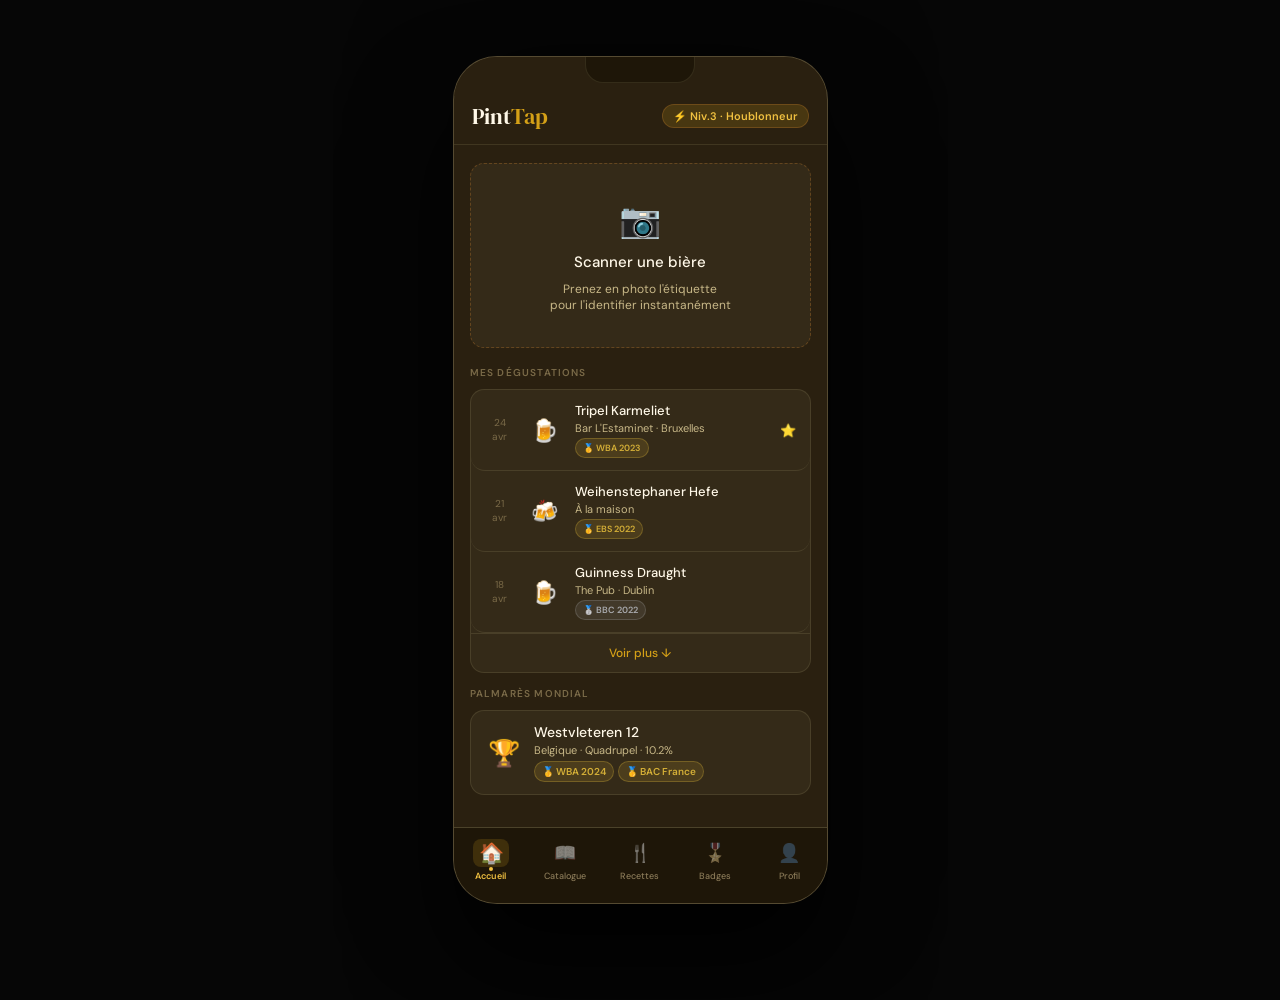
<file: index.html>
<!DOCTYPE html>
<html lang="fr">
<head>
<meta charset="UTF-8">
<meta name="viewport" content="width=device-width, initial-scale=1.0">
<title>PintTap — Prototype v4</title>
<link href="https://fonts.googleapis.com/css2?family=DM+Sans:ital,wght@0,400;0,500;0,600;1,400&family=DM+Serif+Display:ital@0;1&display=swap" rel="stylesheet">
<link rel="stylesheet" href="css/style.css">
<link rel="manifest" href="manifest.json">
<meta name="theme-color" content="#2a2010">
</head>
<input type="file" id="camera-input" accept="image/*" style="display:none" onchange="handlePhotoSelected(event)">
<body>
<div class="phone" id="phone">
  <div class="notch"></div>

  <!-- ════════════ HOME ════════════ -->
  <div id="s-home" class="screen active">
    <!-- Foam cloud -->
    <div class="foam-cloud">
      <svg viewBox="0 0 375 56" xmlns="http://www.w3.org/2000/svg" preserveAspectRatio="none">
        <ellipse cx="40" cy="52" rx="48" ry="22" fill="var(--foam-c)"/>
        <ellipse cx="90" cy="44" rx="38" ry="26" fill="var(--foam-c2)"/>
        <ellipse cx="140" cy="50" rx="44" ry="20" fill="var(--foam-c)"/>
        <ellipse cx="188" cy="42" rx="42" ry="28" fill="var(--foam-c2)"/>
        <ellipse cx="240" cy="50" rx="40" ry="20" fill="var(--foam-c)"/>
        <ellipse cx="292" cy="43" rx="38" ry="26" fill="var(--foam-c2)"/>
        <ellipse cx="342" cy="50" rx="44" ry="22" fill="var(--foam-c)"/>
        <rect x="0" y="46" width="375" height="10" fill="var(--foam-c2)"/>
      </svg>
    </div>
    <div class="header">
      <div class="logo">Pint<span>Tap</span></div>
      <div class="header-right"><div class="level-badge">⚡ Niv.3 · Houblonneur</div></div>
    </div>
    <div class="content">
      <div class="scan-area" onclick="go('s-scanning')" style="margin-top:4px;">
        <div style="font-size:34px;">📷</div>
        <div style="font-size:15px;font-weight:500;color:var(--text);">Scanner une bière</div>
        <div style="font-size:12px;color:var(--text2);text-align:center;">Prenez en photo l'étiquette<br>pour l'identifier instantanément</div>
      </div>

      <!-- MERGED: Dégustations + Historique -->
      <div class="stitle">Mes dégustations</div>
      <div style="background:var(--bg2);border-radius:var(--r);border:0.5px solid var(--border);">
        <div class="beer-row" onclick="go('s-result')" style="border-bottom:0.5px solid var(--border);">
          <div style="font-size:10px;color:var(--text3);width:30px;text-align:center;line-height:1.4;flex-shrink:0;">24<br>avr</div>
          <div class="beer-emoji" style="font-size:22px;">🍺</div>
          <div style="flex:1;"><div class="beer-name" style="font-size:13px;">Tripel Karmeliet</div><div class="beer-meta">Bar L'Estaminet · Bruxelles</div>
          <div style="margin-top:3px;" class="medals"><span class="medal gold" style="font-size:9px;">🥇 WBA 2023</span></div></div>
          <span style="font-size:13px;">⭐</span>
        </div>
        <div class="beer-row" style="border-bottom:0.5px solid var(--border);">
          <div style="font-size:10px;color:var(--text3);width:30px;text-align:center;line-height:1.4;flex-shrink:0;">21<br>avr</div>
          <div class="beer-emoji" style="font-size:22px;">🍻</div>
          <div style="flex:1;"><div class="beer-name" style="font-size:13px;">Weihenstephaner Hefe</div><div class="beer-meta">À la maison</div>
          <div style="margin-top:3px;" class="medals"><span class="medal gold" style="font-size:9px;">🥇 EBS 2022</span></div></div>
        </div>
        <div class="beer-row" style="border-bottom:0.5px solid var(--border);">
          <div style="font-size:10px;color:var(--text3);width:30px;text-align:center;line-height:1.4;flex-shrink:0;">18<br>avr</div>
          <div class="beer-emoji" style="font-size:22px;">🍺</div>
          <div style="flex:1;"><div class="beer-name" style="font-size:13px;">Guinness Draught</div><div class="beer-meta">The Pub · Dublin</div>
          <div style="margin-top:3px;" class="medals"><span class="medal silver" style="font-size:9px;">🥈 BBC 2022</span></div></div>
        </div>
        <div id="hist-more" style="display:none;">
          <div class="beer-row" style="border-bottom:0.5px solid var(--border);">
            <div style="font-size:10px;color:var(--text3);width:30px;text-align:center;line-height:1.4;flex-shrink:0;">15<br>avr</div>
            <div class="beer-emoji" style="font-size:22px;">🍺</div>
            <div style="flex:1;"><div class="beer-name" style="font-size:13px;">Duvel</div><div class="beer-meta">Dîner chez des amis</div></div>
            <span style="font-size:13px;">⭐</span>
          </div>
          <div class="beer-row" style="border-bottom:0.5px solid var(--border);">
            <div style="font-size:10px;color:var(--text3);width:30px;text-align:center;line-height:1.4;flex-shrink:0;">12<br>avr</div>
            <div class="beer-emoji" style="font-size:22px;">🍻</div>
            <div style="flex:1;"><div class="beer-name" style="font-size:13px;">Leffe Blonde</div><div class="beer-meta">Brasserie du Centre · Lyon</div></div>
          </div>
          <div class="beer-row">
            <div style="font-size:10px;color:var(--text3);width:30px;text-align:center;line-height:1.4;flex-shrink:0;">8<br>avr</div>
            <div class="beer-emoji" style="font-size:22px;">🍺</div>
            <div style="flex:1;"><div class="beer-name" style="font-size:13px;">Chimay Bleue</div><div class="beer-meta">Cave à bières · Marseille</div></div>
          </div>
        </div>
        <div class="voir-plus" id="hist-btn" onclick="toggleHist()">Voir plus ↓</div>
      </div>

      <div class="stitle" style="margin-top:14px;">Palmarès mondial</div>
      <div class="card">
        <div class="beer-row">
          <div class="beer-emoji">🏆</div>
          <div style="flex:1;"><div class="beer-name">Westvleteren 12</div><div class="beer-meta">Belgique · Quadrupel · 10.2%</div>
          <div style="margin-top:4px;" class="medals"><span class="medal gold">🥇 WBA 2024</span><span class="medal gold">🥇 BAC France</span></div></div>
        </div>
      </div>
      <div class="spacer"></div>
    </div>
    <div class="nav-bar">
      <button class="nav-item active" onclick="go('s-home')"><div class="nav-icon-wrap"><span class="nav-icon">🏠</span></div><span class="nav-label">Accueil</span></button>
      <button class="nav-item" onclick="go('s-catalogue')"><div class="nav-icon-wrap"><span class="nav-icon">📖</span></div><span class="nav-label">Catalogue</span></button>
      <button class="nav-item" onclick="go('s-community')"><div class="nav-icon-wrap"><span class="nav-icon">🍴</span></div><span class="nav-label">Recettes</span></button>
      <button class="nav-item" onclick="go('s-badges')"><div class="nav-icon-wrap"><span class="nav-icon">🎖️</span></div><span class="nav-label">Badges</span></button>
      <button class="nav-item" onclick="go('s-profile')"><div class="nav-icon-wrap"><span class="nav-icon">👤</span></div><span class="nav-label">Profil</span></button>
    </div>
  </div>

  <!-- ════════════ SCANNING ════════════ -->
  <div id="s-scanning" class="screen">
    <div class="foam-cloud"><svg viewBox="0 0 375 56" xmlns="http://www.w3.org/2000/svg" preserveAspectRatio="none"><ellipse cx="40" cy="52" rx="48" ry="22" fill="var(--foam-c)"/><ellipse cx="90" cy="44" rx="38" ry="26" fill="var(--foam-c2)"/><ellipse cx="140" cy="50" rx="44" ry="20" fill="var(--foam-c)"/><ellipse cx="188" cy="42" rx="42" ry="28" fill="var(--foam-c2)"/><ellipse cx="240" cy="50" rx="40" ry="20" fill="var(--foam-c)"/><ellipse cx="292" cy="43" rx="38" ry="26" fill="var(--foam-c2)"/><ellipse cx="342" cy="50" rx="44" ry="22" fill="var(--foam-c)"/><rect x="0" y="46" width="375" height="10" fill="var(--foam-c2)"/></svg></div>
    <div class="header"><button class="back-btn" onclick="go('s-home')">←</button><div class="logo" style="margin-left:6px;">Pint<span>Tap</span> <span style="font-family:'DM Sans',sans-serif;font-size:14px;color:var(--text2);font-weight:400;">Scanner</span></div></div>
    <div class="content" style="display:flex;flex-direction:column;align-items:center;justify-content:center;gap:14px;">
      <div class="viewfinder"><div class="vf-c vf-tl"></div><div class="vf-c vf-tr"></div><div class="vf-c vf-bl"></div><div class="vf-c vf-br"></div><div class="scan-lbl">Centrez l'étiquette</div><div style="font-size:46px;">🍺</div></div>
      <div style="text-align:center;font-size:13px;color:var(--text2);">Bouteille, cannette ou pommeau de pression<br>L'IA reconnaît aussi les médailles sur l'étiquette</div>
      <button class="cta-btn" style="max-width:260px;" onclick="openCamera(false)">📸 Prendre une photo</button>
      <button class="outline-btn" style="max-width:260px;" onclick="openCamera(true)">Depuis la galerie</button>
    </div>
    <div class="nav-bar">
      <button class="nav-item" onclick="go('s-home')"><div class="nav-icon-wrap"><span class="nav-icon">🏠</span></div><span class="nav-label">Accueil</span></button>
      <button class="nav-item" onclick="go('s-catalogue')"><div class="nav-icon-wrap"><span class="nav-icon">📖</span></div><span class="nav-label">Catalogue</span></button>
      <button class="nav-item" onclick="go('s-community')"><div class="nav-icon-wrap"><span class="nav-icon">🍴</span></div><span class="nav-label">Recettes</span></button>
      <button class="nav-item" onclick="go('s-badges')"><div class="nav-icon-wrap"><span class="nav-icon">🎖️</span></div><span class="nav-label">Badges</span></button>
      <button class="nav-item" onclick="go('s-profile')"><div class="nav-icon-wrap"><span class="nav-icon">👤</span></div><span class="nav-label">Profil</span></button>
    </div>
  </div>

  <!-- ════════════ ANALYZING ════════════ -->
  <div id="s-analyzing" class="screen">
    <div class="foam-cloud"><svg viewBox="0 0 375 56" xmlns="http://www.w3.org/2000/svg" preserveAspectRatio="none"><ellipse cx="40" cy="52" rx="48" ry="22" fill="var(--foam-c)"/><ellipse cx="90" cy="44" rx="38" ry="26" fill="var(--foam-c2)"/><ellipse cx="188" cy="42" rx="42" ry="28" fill="var(--foam-c2)"/><ellipse cx="292" cy="43" rx="38" ry="26" fill="var(--foam-c2)"/><ellipse cx="342" cy="50" rx="44" ry="22" fill="var(--foam-c)"/><rect x="0" y="46" width="375" height="10" fill="var(--foam-c2)"/></svg></div>
    <div class="header"><div class="logo">Pint<span>Tap</span></div></div>
    <div class="content" style="display:flex;flex-direction:column;align-items:center;justify-content:center;gap:20px;">
      <div style="font-size:54px;">🔍</div>
      <div style="text-align:center;"><div style="font-size:17px;font-weight:500;color:var(--text);margin-bottom:6px;">Analyse en cours…</div><div style="font-size:13px;color:var(--text2);">Identification de la bière et de ses médailles</div></div>
      <div style="width:100%;"><div class="pbar-wrap"><div class="pbar" id="pbar"></div></div><div id="pstatus" style="font-size:11px;color:var(--text3);text-align:center;margin-top:7px;">Détection de l'étiquette…</div></div>
    </div>
    <div class="nav-bar">
      <button class="nav-item" onclick="go('s-home')"><div class="nav-icon-wrap"><span class="nav-icon">🏠</span></div><span class="nav-label">Accueil</span></button>
      <button class="nav-item" onclick="go('s-catalogue')"><div class="nav-icon-wrap"><span class="nav-icon">📖</span></div><span class="nav-label">Catalogue</span></button>
      <button class="nav-item" onclick="go('s-community')"><div class="nav-icon-wrap"><span class="nav-icon">🍴</span></div><span class="nav-label">Recettes</span></button>
      <button class="nav-item" onclick="go('s-badges')"><div class="nav-icon-wrap"><span class="nav-icon">🎖️</span></div><span class="nav-label">Badges</span></button>
      <button class="nav-item" onclick="go('s-profile')"><div class="nav-icon-wrap"><span class="nav-icon">👤</span></div><span class="nav-label">Profil</span></button>
    </div>
  </div>

  <!-- ════════════ RESULT ════════════ -->
  <div id="s-result" class="screen">
    <div class="foam-cloud"><svg viewBox="0 0 375 56" xmlns="http://www.w3.org/2000/svg" preserveAspectRatio="none"><ellipse cx="40" cy="52" rx="48" ry="22" fill="var(--foam-c)"/><ellipse cx="90" cy="44" rx="38" ry="26" fill="var(--foam-c2)"/><ellipse cx="140" cy="50" rx="44" ry="20" fill="var(--foam-c)"/><ellipse cx="188" cy="42" rx="42" ry="28" fill="var(--foam-c2)"/><ellipse cx="240" cy="50" rx="40" ry="20" fill="var(--foam-c)"/><ellipse cx="292" cy="43" rx="38" ry="26" fill="var(--foam-c2)"/><ellipse cx="342" cy="50" rx="44" ry="22" fill="var(--foam-c)"/><rect x="0" y="46" width="375" height="10" fill="var(--foam-c2)"/></svg></div>
    <div class="header"><button class="back-btn" onclick="go('s-home')">←</button><div class="logo" style="margin-left:6px;">Résultat</div><div class="header-right"><button style="background:var(--accent-dim);border:0.5px solid var(--border2);color:var(--accent-l);border-radius:var(--r-sm);padding:6px 12px;font-size:11px;font-weight:500;cursor:pointer;font-family:'DM Sans',sans-serif;">+ Favoris</button></div></div>
    <div class="content">
      <div class="info-card" style="margin-top:6px;">
        <div style="display:flex;gap:13px;align-items:flex-start;">
          <div style="font-size:46px;">🍺</div>
          <div style="flex:1;"><div class="big-name" id="res-name">Tripel Karmeliet</div><div class="origin-text" id="res-origin">...</div>
          <div class="tags" id="res-tags"><span class="tag">Tripel</span><span class="tag">8.4% ABV</span><span class="tag">Blonde</span><span class="tag">33 IBU</span></div></div>
        </div>
      </div>
      <div class="info-card">
        <div class="info-title">Origine</div>
        <div style="font-size:13px;color:var(--text2);margin-bottom:8px;">📍 Buggenhout, Flandre-Orientale — Belgique</div>
        <div class="map-mini">
          <svg viewBox="0 0 340 110" xmlns="http://www.w3.org/2000/svg">
            <rect width="340" height="110" fill="#1a2510"/>
            <path d="M20,20 Q60,10 120,15 Q180,8 240,18 Q290,12 330,22 L330,90 Q280,85 230,88 Q170,95 110,88 Q60,92 20,85 Z" fill="#2a3820" stroke="#3a4830" stroke-width="0.5"/>
            <ellipse cx="185" cy="48" rx="22" ry="16" fill="rgba(192,122,44,0.25)" stroke="rgba(192,122,44,0.5)" stroke-width="1"/>
            <text x="152" y="68" fill="rgba(255,255,255,0.18)" font-size="8" font-family="sans-serif">FR</text>
            <text x="218" y="55" fill="rgba(255,255,255,0.18)" font-size="8" font-family="sans-serif">DE</text>
            <text x="192" y="30" fill="rgba(255,255,255,0.18)" font-size="8" font-family="sans-serif">NL</text>
            <circle cx="185" cy="48" r="5" fill="#C07A2C"/>
            <circle cx="185" cy="48" r="9" fill="none" stroke="rgba(192,122,44,0.4)" stroke-width="1.5"/>
            <circle cx="185" cy="48" r="14" fill="none" stroke="rgba(192,122,44,0.2)" stroke-width="1"><animate attributeName="r" values="9;18;9" dur="2s" repeatCount="indefinite"/><animate attributeName="opacity" values="0.6;0;0.6" dur="2s" repeatCount="indefinite"/></circle>
          </svg>
        </div>
        <div style="font-size:11px;color:var(--text3);margin-top:5px;text-align:center;">Brasserie fondée en 1791 · 233 ans d'histoire</div>
      </div>
      <div class="stitle">Médailles & récompenses</div>
      <div class="contest-item"><div class="contest-logo">🏆</div><div style="flex:1;"><div class="contest-name">World Beer Awards</div><div class="contest-year">Catégorie Tripel · 2023</div></div><span class="medal gold">🥇 Or</span></div>
      <div class="contest-item"><div class="contest-logo">🌍</div><div style="flex:1;"><div class="contest-name">Brussels Beer Challenge</div><div class="contest-year">Bière belge d'exception · 2022</div></div><span class="medal gold">🥇 Or</span></div>
      <div class="contest-item"><div class="contest-logo">🇫🇷</div><div style="flex:1;"><div class="contest-name">BAC France</div><div class="contest-year">Bières blondes fortes · 2023</div></div><span class="medal silver">🥈 Argent</span></div>
      <div class="info-card" style="margin-top:4px;"><div class="info-title">Description</div><div class="info-text">Brassée avec trois céréales — froment, avoine et orge. Nez complexe de fruits, d'épices et de levure, avec une finale longue et élégante. Référence mondiale du style Tripel.</div>id="res-description"</div>
      <div class="info-card"><div class="info-title">Accompagnements idéaux</div><div class="chips"><span class="chip">Fromages affinés</span><span class="chip">Moules</span><span class="chip">Porc rôti</span><span class="chip">Dessert citron</span></div>id="res-pairings"</div>
      <div class="info-card"><div class="info-title">Service & dégustation</div><div class="info-text">Servir à 6–8°C dans un verre à calice. Idéale en apéritif ou repas festif. Laisser 1 min après le service.</div>id="res-serving"</div>
      <div class="info-card"><div class="info-title">Ordre de dégustation suggéré</div><div class="order-item"><div class="order-num">1</div><div class="order-name">Weihenstephaner (légère)</div></div><div class="order-item"><div class="order-num" style="background:var(--accent-dim);color:var(--accent-l);">2</div><div class="order-name order-active">Tripel Karmeliet ← vous êtes ici</div></div><div class="order-item"><div class="order-num">3</div><div class="order-name">Westvleteren 12 (intense)</div></div></div>
      <div class="info-card"><div class="info-title">Avis de la communauté</div><div class="review-item"><div class="review-user">Antoine M. 🥇 Ambassadeur</div><div class="review-text">Absolument divine. La complexité aromatique est incroyable pour une bière de cette force.</div></div><div class="review-item"><div class="review-user">Sarah K. ⚡ Houblonneur</div><div class="review-text">Une des meilleures tripels. Parfaite avec un fromage de caractère.</div></div></div>
      <div class="spacer"></div>
    </div>
    <div class="nav-bar">
      <button class="nav-item active" onclick="go('s-home')"><div class="nav-icon-wrap"><span class="nav-icon">🏠</span></div><span class="nav-label">Accueil</span></button>
      <button class="nav-item" onclick="go('s-catalogue')"><div class="nav-icon-wrap"><span class="nav-icon">📖</span></div><span class="nav-label">Catalogue</span></button>
      <button class="nav-item" onclick="go('s-community')"><div class="nav-icon-wrap"><span class="nav-icon">🍴</span></div><span class="nav-label">Recettes</span></button>
      <button class="nav-item" onclick="go('s-badges')"><div class="nav-icon-wrap"><span class="nav-icon">🎖️</span></div><span class="nav-label">Badges</span></button>
      <button class="nav-item" onclick="go('s-profile')"><div class="nav-icon-wrap"><span class="nav-icon">👤</span></div><span class="nav-label">Profil</span></button>
    </div>
  </div>

  <!-- ════════════ CATALOGUE ════════════ -->
  <div id="s-catalogue" class="screen">
    <div class="foam-cloud"><svg viewBox="0 0 375 56" xmlns="http://www.w3.org/2000/svg" preserveAspectRatio="none"><ellipse cx="40" cy="52" rx="48" ry="22" fill="var(--foam-c)"/><ellipse cx="90" cy="44" rx="38" ry="26" fill="var(--foam-c2)"/><ellipse cx="140" cy="50" rx="44" ry="20" fill="var(--foam-c)"/><ellipse cx="188" cy="42" rx="42" ry="28" fill="var(--foam-c2)"/><ellipse cx="240" cy="50" rx="40" ry="20" fill="var(--foam-c)"/><ellipse cx="292" cy="43" rx="38" ry="26" fill="var(--foam-c2)"/><ellipse cx="342" cy="50" rx="44" ry="22" fill="var(--foam-c)"/><rect x="0" y="46" width="375" height="10" fill="var(--foam-c2)"/></svg></div>
    <div class="header"><div class="logo">Pint<span>Tap</span> <span style="font-family:'DM Sans',sans-serif;font-size:14px;color:var(--text2);font-weight:400;">Catalogue</span></div></div>
    <div class="content">
      <div class="search-bar" style="margin-top:4px;"><span style="font-size:14px;">🔍</span><input type="text" placeholder="Rechercher une bière, brasserie, style…"/></div>
      <div class="filter-row">
        <button class="filter-chip active">Tous</button>
        <button class="filter-chip" onclick="filterToggle(this)">🥇 Médaillées</button>
        <button class="filter-chip" onclick="filterToggle(this)">🇧🇪 Belgique</button>
        <button class="filter-chip" onclick="filterToggle(this)">🇩🇪 Allemagne</button>
        <button class="filter-chip" onclick="filterToggle(this)">🇫🇷 France</button>
        <button class="filter-chip" onclick="filterToggle(this)">IPA</button>
        <button class="filter-chip" onclick="filterToggle(this)">Stout</button>
        <button class="filter-chip" onclick="filterToggle(this)">Tripel</button>
      </div>
      <div style="display:flex;justify-content:space-between;align-items:center;margin-bottom:10px;">
        <div class="stitle" style="margin:0;">12 847 bières référencées</div>
        <select style="background:var(--bg3);border:0.5px solid var(--border);color:var(--text2);font-size:11px;padding:4px 8px;border-radius:var(--r-sm);font-family:'DM Sans',sans-serif;outline:none;"><option>A–Z</option><option>Médailles</option><option>Pays</option><option>% Alcool</option></select>
      </div>
      <div class="card" onclick="go('s-result')"><div class="beer-row"><div class="beer-emoji">🍺</div><div style="flex:1;"><div class="beer-name">Tripel Karmeliet</div><div class="beer-meta">Brouwerij Bosteels · Belgique</div><div style="margin-top:4px;" class="medals"><span class="medal gold">🥇 WBA 2023</span><span class="medal gold">🥇 BBC 2022</span></div></div></div></div>
      <div class="card"><div class="beer-row"><div class="beer-emoji">🍻</div><div style="flex:1;"><div class="beer-name">Weihenstephaner Hefe</div><div class="beer-meta">Weihenstephan · Allemagne</div><div style="margin-top:4px;" class="medals"><span class="medal gold">🥇 EBS 2022</span></div></div></div></div>
      <div class="card"><div class="beer-row"><div class="beer-emoji">🍺</div><div style="flex:1;"><div class="beer-name">Westvleteren 12</div><div class="beer-meta">Abbaye St-Sixtus · Belgique</div><div style="margin-top:4px;" class="medals"><span class="medal gold">🥇 WBA 2024</span><span class="medal gold">🥇 BAC</span></div></div></div></div>
      <div class="card"><div class="beer-row"><div class="beer-emoji">🍺</div><div style="flex:1;"><div class="beer-name">Chimay Bleue</div><div class="beer-meta">Abbaye N.-D. Scourmont · Belgique</div><div style="margin-top:4px;" class="medals"><span class="medal silver">🥈 BBC 2023</span></div></div></div></div>
      <div style="background:var(--bg2);border-radius:var(--r);border:0.5px solid var(--border);padding:12px 14px;margin-top:4px;"><div style="font-size:12px;font-weight:500;color:var(--text);margin-bottom:4px;">Votre bière est introuvable ?</div><div style="font-size:11px;color:var(--text2);margin-bottom:8px;">Contribuez et gagnez +50 XP en l'ajoutant.</div><button class="cta-btn" style="margin:0;padding:10px;">+ Ajouter une bière</button></div>
      <div class="spacer"></div>
    </div>
    <div class="nav-bar">
      <button class="nav-item" onclick="go('s-home')"><div class="nav-icon-wrap"><span class="nav-icon">🏠</span></div><span class="nav-label">Accueil</span></button>
      <button class="nav-item active"><div class="nav-icon-wrap"><span class="nav-icon">📖</span></div><span class="nav-label">Catalogue</span></button>
      <button class="nav-item" onclick="go('s-community')"><div class="nav-icon-wrap"><span class="nav-icon">🍴</span></div><span class="nav-label">Recettes</span></button>
      <button class="nav-item" onclick="go('s-badges')"><div class="nav-icon-wrap"><span class="nav-icon">🎖️</span></div><span class="nav-label">Badges</span></button>
      <button class="nav-item" onclick="go('s-profile')"><div class="nav-icon-wrap"><span class="nav-icon">👤</span></div><span class="nav-label">Profil</span></button>
    </div>
  </div>

  <!-- ════════════ COMMUNITY / RECETTES + COCKTAILS ════════════ -->
  <div id="s-community" class="screen">
    <div class="foam-cloud"><svg viewBox="0 0 375 56" xmlns="http://www.w3.org/2000/svg" preserveAspectRatio="none"><ellipse cx="40" cy="52" rx="48" ry="22" fill="var(--foam-c)"/><ellipse cx="90" cy="44" rx="38" ry="26" fill="var(--foam-c2)"/><ellipse cx="140" cy="50" rx="44" ry="20" fill="var(--foam-c)"/><ellipse cx="188" cy="42" rx="42" ry="28" fill="var(--foam-c2)"/><ellipse cx="240" cy="50" rx="40" ry="20" fill="var(--foam-c)"/><ellipse cx="292" cy="43" rx="38" ry="26" fill="var(--foam-c2)"/><ellipse cx="342" cy="50" rx="44" ry="22" fill="var(--foam-c)"/><rect x="0" y="46" width="375" height="10" fill="var(--foam-c2)"/></svg></div>
    <div class="header"><div class="logo">Pint<span>Tap</span> <span style="font-family:'DM Sans',sans-serif;font-size:14px;color:var(--text2);font-weight:400;">Recettes</span></div></div>
    <div class="content">
      <!-- Segment: Recettes / Cocktails -->
      <div class="seg-tabs" style="margin-top:4px;">
        <button class="seg-tab active" id="tab-food" onclick="switchTab('food')">🍴 Recettes cuisine</button>
        <button class="seg-tab" id="tab-cocktail" onclick="switchTab('cocktail')">🍹 Cocktails bière</button>
      </div>

      <!-- FOOD SECTION -->
      <div id="sec-food">
        <div class="filter-row">
          <button class="filter-chip active">Toutes</button>
          <button class="filter-chip" onclick="filterToggle(this)">Entrées</button>
          <button class="filter-chip" onclick="filterToggle(this)">Plats</button>
          <button class="filter-chip" onclick="filterToggle(this)">Desserts</button>
          <button class="filter-chip" onclick="filterToggle(this)">Marinades</button>
        </div>
        <div class="recipe-card"><div class="recipe-img">🥩</div><div class="recipe-title">Carbonnade flamande à la Chimay Bleue</div><div class="recipe-meta">Plat · 2h30 · Difficulté moyenne · par Antoine M. 🥇</div><div style="margin-top:6px;" class="medals"><span class="medal gold" style="font-size:10px;">Bière : Chimay Bleue</span></div></div>
        <div class="recipe-card"><div class="recipe-img">🍤</div><div class="recipe-title">Tempura de crevettes, beurre blanc à la Tripel Karmeliet</div><div class="recipe-meta">Entrée · 45 min · Facile · par Sarah K. ⚡</div><div style="margin-top:6px;" class="medals"><span class="medal gold" style="font-size:10px;">Bière : Tripel Karmeliet</span></div></div>
        <div class="recipe-card"><div class="recipe-img">🍮</div><div class="recipe-title">Fondant au chocolat & Stout Guinness</div><div class="recipe-meta">Dessert · 30 min · Facile · par PintTap Chef</div><div style="margin-top:6px;" class="medals"><span class="medal silver" style="font-size:10px;">Bière : Guinness Draught</span></div></div>
        <div class="recipe-card"><div class="recipe-img">🍗</div><div class="recipe-title">Poulet mariné à la bière de Noël & épices douces</div><div class="recipe-meta">Plat · 3h · Avancé · par Marc D. 🎖️</div></div>
        <button class="cta-btn" style="margin-top:4px;">+ Partager une recette</button>
      </div>

      <!-- COCKTAILS SECTION -->
      <div id="sec-cocktail" style="display:none;">
        <div class="filter-row">
          <button class="filter-chip active">Tous</button>
          <button class="filter-chip" onclick="filterToggle(this)">Frais</button>
          <button class="filter-chip" onclick="filterToggle(this)">Fruités</button>
          <button class="filter-chip" onclick="filterToggle(this)">Épicés</button>
          <button class="filter-chip" onclick="filterToggle(this)">Sans alcool</button>
        </div>
        <div class="recipe-card">
          <div class="recipe-img">🍹</div>
          <div class="recipe-title">Shandy Citron à la Leffe Blonde</div>
          <div class="recipe-meta">Rafraîchissant · 2 min · par Sarah K. ⚡</div>
          <div style="margin-top:6px;display:flex;gap:5px;"><span class="cocktail-tag">🍹 Cocktail</span><span class="medal gold" style="font-size:10px;">Bière : Leffe Blonde</span></div>
          <div style="margin-top:8px;font-size:12px;color:var(--text2);line-height:1.6;">½ bière blonde · ½ limonade · glaçons · tranche de citron. Mélanger délicatement.</div>
        </div>
        <div class="recipe-card">
          <div class="recipe-img">🍺</div>
          <div class="recipe-title">Black Velvet — Guinness & Champagne</div>
          <div class="recipe-meta">Élégant · 3 min · par Antoine M. 🥇</div>
          <div style="margin-top:6px;display:flex;gap:5px;"><span class="cocktail-tag">🍹 Cocktail</span><span class="medal silver" style="font-size:10px;">Bière : Guinness</span></div>
          <div style="margin-top:8px;font-size:12px;color:var(--text2);line-height:1.6;">Verser délicatement le champagne brut puis la Guinness par-dessus une cuillère. Ne pas mélanger.</div>
        </div>
        <div class="recipe-card">
          <div class="recipe-img">🌶️</div>
          <div class="recipe-title">Michelada épicée à la bière mexicaine</div>
          <div class="recipe-meta">Épicé · 5 min · par Marc D. 🎖️</div>
          <div style="margin-top:6px;display:flex;gap:5px;"><span class="cocktail-tag">🍹 Cocktail</span></div>
          <div style="margin-top:8px;font-size:12px;color:var(--text2);line-height:1.6;">Jus de citron vert · tabasco · sauce Worcestershire · sel · bière lager bien froide.</div>
        </div>
        <div class="recipe-card">
          <div class="recipe-img">🫐</div>
          <div class="recipe-title">Beer Sangria — IPA & fruits rouges</div>
          <div class="recipe-meta">Fruité · 10 min · Rafraîchissant</div>
          <div style="margin-top:6px;display:flex;gap:5px;"><span class="cocktail-tag">🍹 Cocktail</span><span class="tag" style="font-size:10px;">IPA</span></div>
          <div style="margin-top:8px;font-size:12px;color:var(--text2);line-height:1.6;">IPA fruitée · vin rouge léger · framboises · mûres · sucre de canne · menthe fraîche.</div>
        </div>
        <button class="cta-btn" style="margin-top:4px;">+ Partager un cocktail</button>
      </div>

      <div class="spacer"></div>
    </div>
    <div class="nav-bar">
      <button class="nav-item" onclick="go('s-home')"><div class="nav-icon-wrap"><span class="nav-icon">🏠</span></div><span class="nav-label">Accueil</span></button>
      <button class="nav-item" onclick="go('s-catalogue')"><div class="nav-icon-wrap"><span class="nav-icon">📖</span></div><span class="nav-label">Catalogue</span></button>
      <button class="nav-item active"><div class="nav-icon-wrap"><span class="nav-icon">🍴</span></div><span class="nav-label">Recettes</span></button>
      <button class="nav-item" onclick="go('s-badges')"><div class="nav-icon-wrap"><span class="nav-icon">🎖️</span></div><span class="nav-label">Badges</span></button>
      <button class="nav-item" onclick="go('s-profile')"><div class="nav-icon-wrap"><span class="nav-icon">👤</span></div><span class="nav-label">Profil</span></button>
    </div>
  </div>

  <!-- ════════════ BADGES ════════════ -->
  <div id="s-badges" class="screen">
    <div class="foam-cloud"><svg viewBox="0 0 375 56" xmlns="http://www.w3.org/2000/svg" preserveAspectRatio="none"><ellipse cx="40" cy="52" rx="48" ry="22" fill="var(--foam-c)"/><ellipse cx="90" cy="44" rx="38" ry="26" fill="var(--foam-c2)"/><ellipse cx="140" cy="50" rx="44" ry="20" fill="var(--foam-c)"/><ellipse cx="188" cy="42" rx="42" ry="28" fill="var(--foam-c2)"/><ellipse cx="240" cy="50" rx="40" ry="20" fill="var(--foam-c)"/><ellipse cx="292" cy="43" rx="38" ry="26" fill="var(--foam-c2)"/><ellipse cx="342" cy="50" rx="44" ry="22" fill="var(--foam-c)"/><rect x="0" y="46" width="375" height="10" fill="var(--foam-c2)"/></svg></div>
    <div class="header"><div class="logo">Pint<span>Tap</span> <span style="font-family:'DM Sans',sans-serif;font-size:14px;color:var(--text2);font-weight:400;">Badges</span></div></div>
    <div class="content">
      <div style="background:var(--bg2);border-radius:var(--r);border:0.5px solid var(--border);padding:14px;margin-bottom:14px;margin-top:4px;"><div style="display:flex;align-items:center;gap:10px;margin-bottom:10px;"><div style="flex:1;"><div style="font-size:13px;font-weight:500;color:var(--text);">⚡ Niveau 3 — Houblonneur</div><div style="font-size:11px;color:var(--text2);margin-top:2px;">47 bières · prochain niveau à 60</div></div><div style="font-size:12px;color:var(--accent);font-weight:600;">78%</div></div><div class="xp-bar-wrap"><div class="xp-bar" style="width:78%;"></div></div></div>
      <div class="stitle">Badges débloqués</div>
      <div class="reward-card"><div class="reward-icon">🌍</div><div style="flex:1;"><div class="reward-name">Globe Trotter</div><div class="reward-desc">Bières de 9 pays différents</div><div class="reward-progress">✅ Débloqué</div></div><div style="font-size:18px;">✨</div></div>
      <div class="reward-card"><div class="reward-icon">🥇</div><div style="flex:1;"><div class="reward-name">Chasseur de Médailles</div><div class="reward-desc">5 bières primées scannées</div><div class="reward-progress">✅ Débloqué</div></div><div style="font-size:18px;">✨</div></div>
      <div class="reward-card"><div class="reward-icon">📝</div><div style="flex:1;"><div class="reward-name">Contributeur</div><div class="reward-desc">1 bière ajoutée à la base</div><div class="reward-progress">✅ Débloqué</div></div><div style="font-size:18px;">✨</div></div>
      <div class="stitle" style="margin-top:8px;">Prochains badges</div>
      <div class="reward-card"><div class="reward-icon" style="opacity:0.4;">🇧🇪</div><div style="flex:1;"><div class="reward-name">Belge d'honneur</div><div class="reward-desc">Déguster 10 bières belges</div><div class="reward-progress">7 / 10 bières</div></div><div style="font-size:11px;color:var(--text3);">🔒</div></div>
      <div class="reward-card"><div class="reward-icon" style="opacity:0.4;">🎖️</div><div style="flex:1;"><div class="reward-name">Ambassadeur</div><div class="reward-desc">3 contributions validées</div><div class="reward-progress">0 / 3 validations</div></div><div style="font-size:11px;color:var(--text3);">🔒</div></div>
      <div class="reward-card"><div class="reward-icon" style="opacity:0.4;">🍹</div><div style="flex:1;"><div class="reward-name">Mixologue du Houblon</div><div class="reward-desc">Partager 1 cocktail à base de bière</div><div class="reward-progress">0 / 1 recette</div></div><div style="font-size:11px;color:var(--text3);">🔒</div></div>
      <div class="spacer"></div>
    </div>
    <div class="nav-bar">
      <button class="nav-item" onclick="go('s-home')"><div class="nav-icon-wrap"><span class="nav-icon">🏠</span></div><span class="nav-label">Accueil</span></button>
      <button class="nav-item" onclick="go('s-catalogue')"><div class="nav-icon-wrap"><span class="nav-icon">📖</span></div><span class="nav-label">Catalogue</span></button>
      <button class="nav-item" onclick="go('s-community')"><div class="nav-icon-wrap"><span class="nav-icon">🍴</span></div><span class="nav-label">Recettes</span></button>
      <button class="nav-item active"><div class="nav-icon-wrap"><span class="nav-icon">🎖️</span></div><span class="nav-label">Badges</span></button>
      <button class="nav-item" onclick="go('s-profile')"><div class="nav-icon-wrap"><span class="nav-icon">👤</span></div><span class="nav-label">Profil</span></button>
    </div>
  </div>

  <!-- ════════════ PROFILE ════════════ -->
  <div id="s-profile" class="screen">
    <div class="foam-cloud"><svg viewBox="0 0 375 56" xmlns="http://www.w3.org/2000/svg" preserveAspectRatio="none"><ellipse cx="40" cy="52" rx="48" ry="22" fill="var(--foam-c)"/><ellipse cx="90" cy="44" rx="38" ry="26" fill="var(--foam-c2)"/><ellipse cx="140" cy="50" rx="44" ry="20" fill="var(--foam-c)"/><ellipse cx="188" cy="42" rx="42" ry="28" fill="var(--foam-c2)"/><ellipse cx="240" cy="50" rx="40" ry="20" fill="var(--foam-c)"/><ellipse cx="292" cy="43" rx="38" ry="26" fill="var(--foam-c2)"/><ellipse cx="342" cy="50" rx="44" ry="22" fill="var(--foam-c)"/><rect x="0" y="46" width="375" height="10" fill="var(--foam-c2)"/></svg></div>
    <div class="header"><div class="logo">Mon profil</div><div class="header-right"><button onclick="go('s-settings')" style="background:var(--bg3);border:0.5px solid var(--border);color:var(--text2);border-radius:var(--r-sm);padding:6px 10px;font-size:12px;cursor:pointer;font-family:'DM Sans',sans-serif;">⚙️</button></div></div>
    <div class="content">
      <div style="background:var(--bg2);border-radius:var(--r);border:0.5px solid var(--border);padding:15px;margin-bottom:12px;margin-top:4px;display:flex;align-items:center;gap:13px;"><div class="avatar">🍻</div><div style="flex:1;"><div style="font-size:16px;font-weight:500;color:var(--text);">Alexandre D.</div><div style="margin-top:4px;"><span class="level-badge">⚡ Niveau 3 · Houblonneur</span></div><div class="xp-bar-wrap" style="margin-top:8px;"><div class="xp-bar" style="width:78%;"></div></div><div style="font-size:10px;color:var(--text3);margin-top:3px;">1 170 / 1 500 XP → Niveau 4</div></div></div>
      <div class="stat-grid"><div class="stat-card"><div class="stat-num">47</div><div class="stat-label">Bières scannées</div></div><div class="stat-card"><div class="stat-num">9</div><div class="stat-label">Pays explorés</div></div><div class="stat-card"><div class="stat-num">12</div><div class="stat-label">🥇 Médailles Or</div></div><div class="stat-card"><div class="stat-num">2</div><div class="stat-label">Contributions</div></div></div>
      <div class="stitle">Badges obtenus</div>
      <div style="display:flex;gap:8px;flex-wrap:wrap;margin-bottom:14px;"><span class="medal gold" style="padding:6px 10px;font-size:11px;">🌍 Globe Trotter</span><span class="medal gold" style="padding:6px 10px;font-size:11px;">🥇 Chasseur de Médailles</span><span class="medal silver" style="padding:6px 10px;font-size:11px;">📝 Contributeur</span></div>
      <div class="stitle">Mes favoris</div>
      <div style="background:var(--bg2);border-radius:var(--r);border:0.5px solid var(--border);padding:0 14px;margin-bottom:12px;">
        <div class="fav-mini" onclick="go('s-result')"><div style="font-size:22px;">🍺</div><div style="flex:1;"><div class="beer-name" style="font-size:13px;">Tripel Karmeliet</div><div class="beer-meta">Belgique · Tripel · 8.4%</div></div><span class="medal gold" style="font-size:10px;">🥇 WBA 2023</span></div>
        <div class="fav-mini"><div style="font-size:22px;">🍺</div><div style="flex:1;"><div class="beer-name" style="font-size:13px;">Duvel</div><div class="beer-meta">Belgique · Golden Strong</div></div><span class="medal silver" style="font-size:10px;">🥈 BBC 2022</span></div>
        <div class="fav-mini" style="border-bottom:none;"><div style="font-size:22px;">🍻</div><div style="flex:1;"><div class="beer-name" style="font-size:13px;">Weihenstephaner</div><div class="beer-meta">Allemagne · Hefeweizen</div></div><span class="medal gold" style="font-size:10px;">🥇 EBS 2022</span></div>
      </div>
      <div class="spacer"></div>
    </div>
    <div class="nav-bar">
      <button class="nav-item" onclick="go('s-home')"><div class="nav-icon-wrap"><span class="nav-icon">🏠</span></div><span class="nav-label">Accueil</span></button>
      <button class="nav-item" onclick="go('s-catalogue')"><div class="nav-icon-wrap"><span class="nav-icon">📖</span></div><span class="nav-label">Catalogue</span></button>
      <button class="nav-item" onclick="go('s-community')"><div class="nav-icon-wrap"><span class="nav-icon">🍴</span></div><span class="nav-label">Recettes</span></button>
      <button class="nav-item" onclick="go('s-badges')"><div class="nav-icon-wrap"><span class="nav-icon">🎖️</span></div><span class="nav-label">Badges</span></button>
      <button class="nav-item active"><div class="nav-icon-wrap"><span class="nav-icon">👤</span></div><span class="nav-label">Profil</span></button>
    </div>
  </div>

  <!-- ════════════ SETTINGS ════════════ -->
  <div id="s-settings" class="screen">
    <div class="foam-cloud"><svg viewBox="0 0 375 56" xmlns="http://www.w3.org/2000/svg" preserveAspectRatio="none"><ellipse cx="40" cy="52" rx="48" ry="22" fill="var(--foam-c)"/><ellipse cx="90" cy="44" rx="38" ry="26" fill="var(--foam-c2)"/><ellipse cx="140" cy="50" rx="44" ry="20" fill="var(--foam-c)"/><ellipse cx="188" cy="42" rx="42" ry="28" fill="var(--foam-c2)"/><ellipse cx="240" cy="50" rx="40" ry="20" fill="var(--foam-c)"/><ellipse cx="292" cy="43" rx="38" ry="26" fill="var(--foam-c2)"/><ellipse cx="342" cy="50" rx="44" ry="22" fill="var(--foam-c)"/><rect x="0" y="46" width="375" height="10" fill="var(--foam-c2)"/></svg></div>
    <div class="header"><button class="back-btn" onclick="go('s-profile')">←</button><div class="logo" style="margin-left:6px;">Paramètres</div></div>
    <div class="content">

      <!-- Theme picker — no dark -->
      <div class="info-card" style="margin-top:6px;">
        <div class="info-title">Robe de l'application</div>
        <div style="font-size:12px;color:var(--text2);margin-bottom:12px;">Choisissez votre robe préférée !</div>
        <div class="theme-row">
          <div class="theme-swatch active" id="sw-blonde" style="background:linear-gradient(160deg,#4a3e2a,#2a2010);" onclick="setTheme('blonde','sw-blonde')">
            <div class="swatch-foam" style="background:linear-gradient(90deg,transparent,rgba(255,252,220,0.4),transparent);"></div>
            <div class="swatch-label" style="background:rgba(0,0,0,0.45);color:#f0c040;">🌾 Blonde</div>
          </div>
          <div class="theme-swatch" id="sw-rousse" style="background:linear-gradient(160deg,#3c2010,#1e0e08);" onclick="setTheme('rousse','sw-rousse')">
            <div class="swatch-foam" style="background:linear-gradient(90deg,transparent,rgba(255,210,160,0.38),transparent);"></div>
            <div class="swatch-label" style="background:rgba(0,0,0,0.45);color:#f07030;">🍂 Rousse</div>
          </div>
          <div class="theme-swatch" id="sw-brune" style="background:linear-gradient(160deg,#30241c,#120c08);" onclick="setTheme('brune','sw-brune')">
            <div class="swatch-foam" style="background:linear-gradient(90deg,transparent,rgba(240,210,170,0.32),transparent);"></div>
            <div class="swatch-label" style="background:rgba(0,0,0,0.45);color:#b06030;">🍫 Brune</div>
          </div>
          <div class="theme-swatch" id="sw-ipa" style="background:linear-gradient(160deg,#243820,#0d1a12);" onclick="setTheme('ipa','sw-ipa')">
            <div class="swatch-foam" style="background:linear-gradient(90deg,transparent,rgba(180,255,140,0.32),transparent);"></div>
            <div class="swatch-label" style="background:rgba(0,0,0,0.45);color:#8cdf6c;">🌿 IPA</div>
          </div>
        </div>
      </div>

      <!-- Language -->
      <div class="info-card">
        <div class="info-title">Langue</div>
        <div style="display:flex;gap:8px;flex-wrap:wrap;">
          <button class="lang-btn active" id="lang-fr" onclick="setLang('fr')">🇫🇷 Français</button>
          <button class="lang-btn" id="lang-en" onclick="setLang('en')">🇬🇧 English</button>
          <button class="lang-btn" id="lang-de" onclick="setLang('de')">🇩🇪 Deutsch</button>
          <button class="lang-btn" id="lang-es" onclick="setLang('es')">🇪🇸 Español</button>
          <button class="lang-btn" id="lang-nl" onclick="setLang('nl')">🇳🇱 Nederlands</button>
        </div>
      </div>

      <!-- Notifications -->
      <div class="info-card">
        <div class="info-title">Notifications</div>
        <div class="setting-row"><div><div class="setting-label">Nouveaux concours</div><div class="setting-sub">Alertes palmarès mondiaux</div></div><div class="toggle on" onclick="this.classList.toggle('on')"></div></div>
        <div class="setting-row"><div><div class="setting-label">Bières proches de moi</div><div class="setting-sub">Bars et caves à proximité</div></div><div class="toggle on" onclick="this.classList.toggle('on')"></div></div>
        <div class="setting-row"><div><div class="setting-label">Validation contributions</div><div class="setting-sub">Quand ma bière est vérifiée</div></div><div class="toggle" onclick="this.classList.toggle('on')"></div></div>
      </div>

      <!-- Privacy -->
      <div class="info-card">
        <div class="info-title">Confidentialité</div>
        <div class="setting-row"><div><div class="setting-label">Profil public</div><div class="setting-sub">Visible par la communauté</div></div><div class="toggle on" onclick="this.classList.toggle('on')"></div></div>
        <div class="setting-row"><div><div class="setting-label">Partager historique</div><div class="setting-sub">Visible dans les avis</div></div><div class="toggle" onclick="this.classList.toggle('on')"></div></div>
      </div>

      <div class="spacer"></div>
    </div>
    <div class="nav-bar">
      <button class="nav-item" onclick="go('s-home')"><div class="nav-icon-wrap"><span class="nav-icon">🏠</span></div><span class="nav-label">Accueil</span></button>
      <button class="nav-item" onclick="go('s-catalogue')"><div class="nav-icon-wrap"><span class="nav-icon">📖</span></div><span class="nav-label">Catalogue</span></button>
      <button class="nav-item" onclick="go('s-community')"><div class="nav-icon-wrap"><span class="nav-icon">🍴</span></div><span class="nav-label">Recettes</span></button>
      <button class="nav-item" onclick="go('s-badges')"><div class="nav-icon-wrap"><span class="nav-icon">🎖️</span></div><span class="nav-label">Badges</span></button>
      <button class="nav-item active" onclick="go('s-profile')"><div class="nav-icon-wrap"><span class="nav-icon">👤</span></div><span class="nav-label">Profil</span></button>
    </div>
  </div>

<input type="file" id="camera-input" accept="image/*" style="display:none" onchange="handlePhotoSelected(event)">
</div><!-- /phone -->

<script src="js/script.js"></script>
<script>
if ('serviceWorker' in navigator) {
  window.addEventListener('load', () => {
    navigator.serviceWorker.register('sw.js').catch(err => console.log('SW error:', err));
  });
}
</script>
</body>
</html>
</file>
<file: css/style.css>
*, *::before, *::after { box-sizing: border-box; margin: 0; padding: 0; }

/* ══════════════════════════════════════
   THEMES
══════════════════════════════════════ */
:root {
  /* BLONDE (default) */
  --bg: #2a2010; --bg2: #342a18; --bg3: #3e3420; --bg4: #4a3e2a;
  --text: #fff8e8; --text2: #c8b888; --text3: #7a6a48;
  --accent: #D4A017; --accent-l: #f0c040; --accent-dim: rgba(212,160,23,0.18);
  --foam-c: rgba(255,252,230,0.22); --foam-c2: rgba(255,252,230,0.38);
  --border: rgba(255,240,180,0.1); --border2: rgba(255,240,180,0.2);
  --gold: #D4AF37; --silver: #A8A9AD; --bronze: #CD7F32;
  --r: 14px; --r-sm: 9px;
  --nav-inactive: #8a7a58; --nav-active: #f0c040;
  --nav-bg: #1e1608;
}
body.theme-rousse {
  --bg: #1e0e08; --bg2: #281408; --bg3: #321a0c; --bg4: #3c2010;
  --text: #fce8d8; --text2: #c89070; --text3: #7a5040;
  --accent: #D2520A; --accent-l: #f07030; --accent-dim: rgba(210,82,10,0.18);
  --foam-c: rgba(255,220,180,0.18); --foam-c2: rgba(255,220,180,0.32);
  --border: rgba(255,160,80,0.1); --border2: rgba(255,160,80,0.2);
  --nav-inactive: #7a5040; --nav-active: #f07030;
  --nav-bg: #120904;
}
body.theme-brune {
  --bg: #120c08; --bg2: #1c1410; --bg3: #261c16; --bg4: #30241c;
  --text: #f0e4d4; --text2: #907868; --text3: #50403a;
  --accent: #8B4513; --accent-l: #b06030; --accent-dim: rgba(139,69,19,0.2);
  --foam-c: rgba(240,210,170,0.16); --foam-c2: rgba(240,210,170,0.28);
  --border: rgba(200,140,80,0.1); --border2: rgba(200,140,80,0.2);
  --nav-inactive: #60443a; --nav-active: #b06030;
  --nav-bg: #080604;
}
body.theme-ipa {
  --bg: #0d1a12; --bg2: #142010; --bg3: #1c2c18; --bg4: #243820;
  --text: #e8fce0; --text2: #88b878; --text3: #486838;
  --accent: #5cb85c; --accent-l: #8cdf6c; --accent-dim: rgba(92,184,92,0.18);
  --foam-c: rgba(180,255,160,0.15); --foam-c2: rgba(220,255,200,0.28);
  --border: rgba(120,220,80,0.12); --border2: rgba(120,220,80,0.22);
  --nav-inactive: #486838; --nav-active: #8cdf6c;
  --nav-bg: #071009;
  --gold: #a8e060; --silver: #78c878;
}

html, body {
  background: #060606;
  color: var(--text);
  font-family: 'DM Sans', sans-serif;
  min-height: 100vh;
  display: flex; align-items: flex-start; justify-content: center;
  padding: 28px 16px 48px;
  transition: background 0.4s;
}

/* ══════════════ PHONE SHELL ══════════════ */
.phone {
  width: 375px; min-height: 812px;
  background: var(--bg);
  border-radius: 44px;
  border: 1px solid var(--border2);
  overflow: hidden; position: relative;
  box-shadow: 0 0 100px rgba(0,0,0,0.5), 0 60px 100px rgba(0,0,0,0.7);
  display: flex; flex-direction: column;
  transition: background 0.4s, border-color 0.4s;
}
.notch {
  position: absolute; top: 0; left: 50%; transform: translateX(-50%);
  width: 110px; height: 26px; background: var(--nav-bg);
  border-radius: 0 0 18px 18px; z-index: 30;
  border-bottom: 1px solid var(--border); border-left: 1px solid var(--border); border-right: 1px solid var(--border);
  transition: background 0.4s;
}

/* ══════════════ FOAM CLOUD ══════════════ */
.foam-cloud {
  position: absolute;
  top: 0; left: 0; right: 0;
  height: 56px;
  z-index: 5;
  pointer-events: none;
  overflow: hidden;
}
.foam-cloud svg {
  position: absolute;
  bottom: 0; left: 0; width: 100%;
}

/* ══════════════ SCREENS ══════════════ */
.screen { display: none; flex-direction: column; flex: 1; }
.screen.active { display: flex; }

/* ══════════════ HEADER ══════════════ */
.header {
  padding: 44px 18px 13px;
  display: flex; align-items: center; gap: 10px;
  border-bottom: 0.5px solid var(--border);
  background: var(--bg); flex-shrink: 0;
  position: relative; z-index: 6;
  transition: background 0.4s, border-color 0.4s;
}
.logo { font-family: 'DM Serif Display', serif; font-size: 22px; color: var(--text); }
.logo span { color: var(--accent); }
.back-btn {
  width: 30px; height: 30px; border-radius: 50%;
  background: var(--bg3); border: 0.5px solid var(--border);
  color: var(--text2); cursor: pointer; font-size: 15px;
  display: flex; align-items: center; justify-content: center; flex-shrink: 0;
}
.header-right { margin-left: auto; display: flex; align-items: center; gap: 8px; }

/* ══════════════ CONTENT ══════════════ */
.content { flex: 1; overflow-y: auto; padding: 14px 16px 8px; scrollbar-width: none; }
.content::-webkit-scrollbar { display: none; }

/* ══════════════ FIXED NAV BAR ══════════════ */
.nav-bar {
  background: var(--nav-bg); border-top: 0.5px solid var(--border2);
  display: flex; padding: 8px 0 18px; flex-shrink: 0;
  position: sticky; bottom: 0; z-index: 15;
  transition: background 0.4s, border-color 0.4s;
}
.nav-item {
  flex: 1; display: flex; flex-direction: column; align-items: center; gap: 3px;
  cursor: pointer; border: none; background: none;
  font-family: 'DM Sans', sans-serif;
  transition: all 0.15s; padding: 3px 2px; border-radius: 8px;
  position: relative;
}
.nav-label { font-size: 9px; color: var(--nav-inactive); transition: color 0.15s; font-weight: 500; }
.nav-icon-wrap {
  width: 36px; height: 28px;
  display: flex; align-items: center; justify-content: center;
  border-radius: 8px; transition: background 0.2s;
  position: relative;
}
.nav-icon { font-size: 18px; line-height: 1; filter: grayscale(0.6) opacity(0.5); transition: filter 0.2s, transform 0.15s; }
.nav-item.active .nav-icon-wrap { background: var(--accent-dim); }
.nav-item.active .nav-icon { filter: none; transform: scale(1.12); }
.nav-item.active .nav-label { color: var(--nav-active); font-weight: 600; }
/* Active indicator dot */
.nav-item.active .nav-icon-wrap::after {
  content: '';
  position: absolute; bottom: -4px; left: 50%; transform: translateX(-50%);
  width: 4px; height: 4px; border-radius: 50%; background: var(--accent-l);
}

/* ══════════════ COMMON ══════════════ */
.stitle {
  font-size: 10px; font-weight: 600; color: var(--text3);
  letter-spacing: 0.12em; text-transform: uppercase;
  margin-bottom: 10px; margin-top: 2px;
}
.card { background: var(--bg2); border-radius: var(--r); border: 0.5px solid var(--border); margin-bottom: 8px; transition: background 0.4s; }
.beer-row { display: flex; align-items: center; gap: 11px; padding: 12px 14px; cursor: pointer; transition: background 0.15s; border-radius: var(--r); }
.beer-row:hover { background: var(--bg3); }
.beer-emoji { font-size: 26px; width: 38px; text-align: center; flex-shrink: 0; }
.beer-name { font-size: 14px; font-weight: 500; color: var(--text); }
.beer-meta { font-size: 11px; color: var(--text2); margin-top: 2px; }
.medals { display: flex; gap: 4px; align-items: center; flex-wrap: wrap; }
.medal { display: flex; align-items: center; gap: 3px; font-size: 10px; font-weight: 600; padding: 3px 7px; border-radius: 20px; white-space: nowrap; }
.medal.gold { background: rgba(212,175,55,0.15); color: var(--gold); border: 0.5px solid rgba(212,175,55,0.3); }
.medal.silver { background: rgba(168,169,173,0.12); color: var(--silver); border: 0.5px solid rgba(168,169,173,0.25); }
.medal.bronze { background: rgba(205,127,50,0.13); color: var(--bronze); border: 0.5px solid rgba(205,127,50,0.28); }
.tags { display: flex; gap: 5px; flex-wrap: wrap; }
.tag { background: var(--accent-dim); color: var(--accent-l); font-size: 10px; font-weight: 500; padding: 3px 8px; border-radius: 20px; border: 0.5px solid rgba(192,122,44,0.22); }
.info-card { background: var(--bg2); border-radius: var(--r); border: 0.5px solid var(--border); padding: 13px 14px; margin-bottom: 9px; transition: background 0.4s; }
.info-title { font-size: 10px; font-weight: 600; color: var(--text3); text-transform: uppercase; letter-spacing: 0.1em; margin-bottom: 8px; }
.info-text { font-size: 13px; color: var(--text2); line-height: 1.65; }
.chips { display: flex; gap: 5px; flex-wrap: wrap; }
.chip { background: var(--bg3); color: var(--text); font-size: 11px; padding: 5px 10px; border-radius: var(--r-sm); border: 0.5px solid var(--border); transition: background 0.4s; }
.xp-bar-wrap { background: var(--bg3); border-radius: 4px; height: 5px; overflow: hidden; margin: 8px 0 4px; }
.xp-bar { height: 100%; background: linear-gradient(90deg, var(--accent), var(--accent-l)); border-radius: 4px; }
.level-badge { display: inline-flex; align-items: center; gap: 5px; background: var(--accent-dim); border: 0.5px solid rgba(192,122,44,0.3); color: var(--accent-l); font-size: 11px; font-weight: 600; padding: 4px 10px; border-radius: 20px; }
.reward-card { background: var(--bg2); border-radius: var(--r); border: 0.5px solid var(--border); padding: 13px 14px; margin-bottom: 8px; display: flex; align-items: center; gap: 12px; transition: background 0.4s; }
.reward-icon { font-size: 26px; flex-shrink: 0; }
.reward-name { font-size: 13px; font-weight: 500; color: var(--text); }
.reward-desc { font-size: 11px; color: var(--text2); margin-top: 2px; }
.reward-progress { font-size: 11px; color: var(--accent); margin-top: 4px; font-weight: 500; }
.contest-item { background: var(--bg2); border-radius: var(--r); border: 0.5px solid var(--border); padding: 12px 14px; margin-bottom: 7px; display: flex; align-items: center; gap: 12px; transition: background 0.4s; }
.contest-logo { font-size: 24px; flex-shrink: 0; }
.contest-name { font-size: 12px; font-weight: 600; color: var(--text); }
.contest-year { font-size: 11px; color: var(--text2); margin-top: 1px; }
.order-item { display: flex; align-items: center; gap: 10px; padding: 8px 0; border-bottom: 0.5px solid var(--border); }
.order-item:last-child { border-bottom: none; }
.order-num { width: 21px; height: 21px; border-radius: 50%; background: var(--bg3); color: var(--text2); font-size: 11px; font-weight: 500; display: flex; align-items: center; justify-content: center; flex-shrink: 0; }
.order-name { font-size: 12px; color: var(--text2); flex: 1; }
.order-active { color: var(--accent-l) !important; font-weight: 500; }
.review-item { background: var(--bg3); border-radius: var(--r-sm); padding: 10px 11px; margin-bottom: 7px; transition: background 0.4s; }
.review-user { font-size: 12px; font-weight: 500; color: var(--text); }
.review-text { font-size: 12px; color: var(--text2); margin-top: 3px; line-height: 1.5; }
.fav-mini { display: flex; align-items: center; gap: 10px; padding: 9px 0; border-bottom: 0.5px solid var(--border); cursor: pointer; }
.fav-mini:last-child { border-bottom: none; }
.scan-area { background: var(--bg2); border: 1.5px dashed rgba(192,122,44,0.35); border-radius: var(--r); height: 185px; display: flex; flex-direction: column; align-items: center; justify-content: center; gap: 9px; cursor: pointer; margin-bottom: 18px; transition: border-color 0.2s, background 0.2s; }
.scan-area:hover { border-color: var(--accent); background: var(--accent-dim); }
.pbar-wrap { width: 100%; height: 3px; background: var(--bg3); border-radius: 2px; overflow: hidden; }
.pbar { height: 100%; background: linear-gradient(90deg, var(--accent), var(--accent-l)); width: 0%; transition: width 0.1s linear; }
.viewfinder { width: 100%; height: 230px; background: #080808; border-radius: var(--r); position: relative; overflow: hidden; display: flex; align-items: center; justify-content: center; margin-bottom: 16px; }
.vf-c { position: absolute; width: 34px; height: 34px; border-color: var(--accent); border-style: solid; opacity: 0.7; }
.vf-tl { top: 26px; left: 26px; border-width: 2px 0 0 2px; border-radius: 4px 0 0 0; }
.vf-tr { top: 26px; right: 26px; border-width: 2px 2px 0 0; border-radius: 0 4px 0 0; }
.vf-bl { bottom: 26px; left: 26px; border-width: 0 0 2px 2px; border-radius: 0 0 0 4px; }
.vf-br { bottom: 26px; right: 26px; border-width: 0 2px 2px 0; border-radius: 0 0 4px 0; }
.scan-lbl { position: absolute; top: 12px; left: 50%; transform: translateX(-50%); font-size: 10px; color: var(--accent); background: rgba(0,0,0,0.7); padding: 3px 10px; border-radius: 20px; white-space: nowrap; }
.cta-btn { width: 100%; background: var(--accent); color: #0a0a0a; border: none; border-radius: var(--r-sm); padding: 13px; font-size: 14px; font-weight: 600; cursor: pointer; margin-bottom: 9px; font-family: 'DM Sans', sans-serif; transition: background 0.15s; }
.cta-btn:hover { background: var(--accent-l); }
.outline-btn { width: 100%; background: transparent; color: var(--accent-l); border: 0.5px solid rgba(192,122,44,0.35); border-radius: var(--r-sm); padding: 12px; font-size: 14px; cursor: pointer; font-family: 'DM Sans', sans-serif; }
.voir-plus { display: flex; align-items: center; justify-content: center; gap: 6px; padding: 11px; font-size: 12px; color: var(--accent); cursor: pointer; border-top: 0.5px solid var(--border); font-weight: 500; }
.voir-plus:hover { background: var(--accent-dim); }
.stat-grid { display: grid; grid-template-columns: 1fr 1fr; gap: 8px; margin-bottom: 14px; }
.stat-card { background: var(--bg2); border-radius: var(--r-sm); border: 0.5px solid var(--border); padding: 12px; text-align: center; transition: background 0.4s; }
.stat-num { font-size: 22px; font-weight: 600; color: var(--accent); }
.stat-label { font-size: 10px; color: var(--text3); margin-top: 2px; }
.avatar { width: 54px; height: 54px; border-radius: 50%; background: var(--accent-dim); border: 0.5px solid rgba(192,122,44,0.3); display: flex; align-items: center; justify-content: center; font-size: 22px; flex-shrink: 0; }
.search-bar { display: flex; align-items: center; gap: 8px; background: var(--bg3); border: 0.5px solid var(--border2); border-radius: var(--r-sm); padding: 9px 12px; margin-bottom: 10px; }
.search-bar input { flex: 1; background: none; border: none; outline: none; font-size: 13px; color: var(--text); font-family: 'DM Sans', sans-serif; }
.search-bar input::placeholder { color: var(--text3); }
.filter-row { display: flex; gap: 6px; overflow-x: auto; margin-bottom: 12px; scrollbar-width: none; padding-bottom: 2px; }
.filter-row::-webkit-scrollbar { display: none; }
.filter-chip { background: var(--bg3); border: 0.5px solid var(--border); color: var(--text2); font-size: 11px; padding: 5px 11px; border-radius: 20px; white-space: nowrap; cursor: pointer; font-family: 'DM Sans', sans-serif; transition: all 0.15s; flex-shrink: 0; }
.filter-chip.active { background: var(--accent-dim); color: var(--accent-l); border-color: var(--border2); }
.map-mini { width: 100%; height: 110px; border-radius: var(--r-sm); background: #1a2510; overflow: hidden; position: relative; margin-top: 8px; }
.recipe-card { background: var(--bg2); border-radius: var(--r); border: 0.5px solid var(--border); padding: 14px; margin-bottom: 9px; cursor: pointer; transition: background 0.15s; }
.recipe-card:hover { background: var(--bg3); }
.recipe-img { width: 100%; height: 80px; background: var(--bg3); border-radius: var(--r-sm); display: flex; align-items: center; justify-content: center; font-size: 34px; margin-bottom: 10px; }
.recipe-title { font-size: 14px; font-weight: 500; color: var(--text); margin-bottom: 4px; }
.recipe-meta { font-size: 11px; color: var(--text2); }
.setting-row { display: flex; align-items: center; justify-content: space-between; padding: 13px 0; border-bottom: 0.5px solid var(--border); }
.setting-row:last-child { border-bottom: none; }
.setting-label { font-size: 13px; color: var(--text); }
.setting-sub { font-size: 11px; color: var(--text2); margin-top: 2px; }
.toggle { width: 38px; height: 22px; border-radius: 11px; background: var(--bg4); border: 0.5px solid var(--border); position: relative; cursor: pointer; flex-shrink: 0; transition: background 0.2s; }
.toggle.on { background: var(--accent); }
.toggle::after { content: ''; position: absolute; top: 3px; left: 3px; width: 16px; height: 16px; border-radius: 50%; background: var(--text); transition: left 0.2s; }
.toggle.on::after { left: 19px; }
.theme-row { display: flex; gap: 7px; margin-bottom: 6px; }
.theme-swatch { flex: 1; height: 54px; border-radius: var(--r-sm); cursor: pointer; border: 2px solid transparent; transition: border-color 0.2s, transform 0.15s; position: relative; overflow: hidden; display: flex; align-items: flex-end; }
.theme-swatch.active { border-color: var(--accent-l); transform: scale(1.04); }
.swatch-foam { position: absolute; top: 0; left: 0; right: 0; height: 12px; }
.swatch-label { font-size: 9px; font-weight: 700; padding: 4px 4px; width: 100%; text-align: center; letter-spacing: 0.05em; }
.spacer { height: 16px; }
.big-name { font-family: 'DM Serif Display', serif; font-size: 21px; line-height: 1.2; color: var(--text); }
.origin-text { font-size: 12px; color: var(--text2); margin-top: 3px; margin-bottom: 10px; }

/* Cocktail badge */
.cocktail-tag { display: inline-flex; align-items: center; gap: 4px; background: rgba(120,60,140,0.2); color: #c878e8; border: 0.5px solid rgba(150,80,180,0.35); font-size: 10px; font-weight: 600; padding: 3px 8px; border-radius: 20px; }

/* Section tabs (Recettes / Cocktails) */
.seg-tabs { display: flex; background: var(--bg3); border-radius: var(--r-sm); padding: 3px; gap: 3px; margin-bottom: 14px; }
.seg-tab { flex: 1; text-align: center; padding: 7px; font-size: 12px; font-weight: 500; color: var(--text2); border-radius: 6px; cursor: pointer; border: none; background: none; font-family: 'DM Sans', sans-serif; transition: all 0.2s; }
.seg-tab.active { background: var(--bg2); color: var(--text); border: 0.5px solid var(--border); }

/* Lang selector */
.lang-btn { background: var(--bg3); border: 0.5px solid var(--border); color: var(--text); font-size: 13px; padding: 8px 14px; border-radius: var(--r-sm); cursor: pointer; font-family: 'DM Sans', sans-serif; display: flex; align-items: center; gap: 6px; transition: background 0.2s; }
.lang-btn.active { background: var(--accent-dim); border-color: var(--border2); color: var(--accent-l); }

@media (max-width: 480px) {
  html, body {
    padding: 0;
    align-items: stretch;
  }
  .phone {
    width: 100%;
    min-height: 100vh;
    border-radius: 0;
    border: none;
    box-shadow: none;
  }
}
</file>
